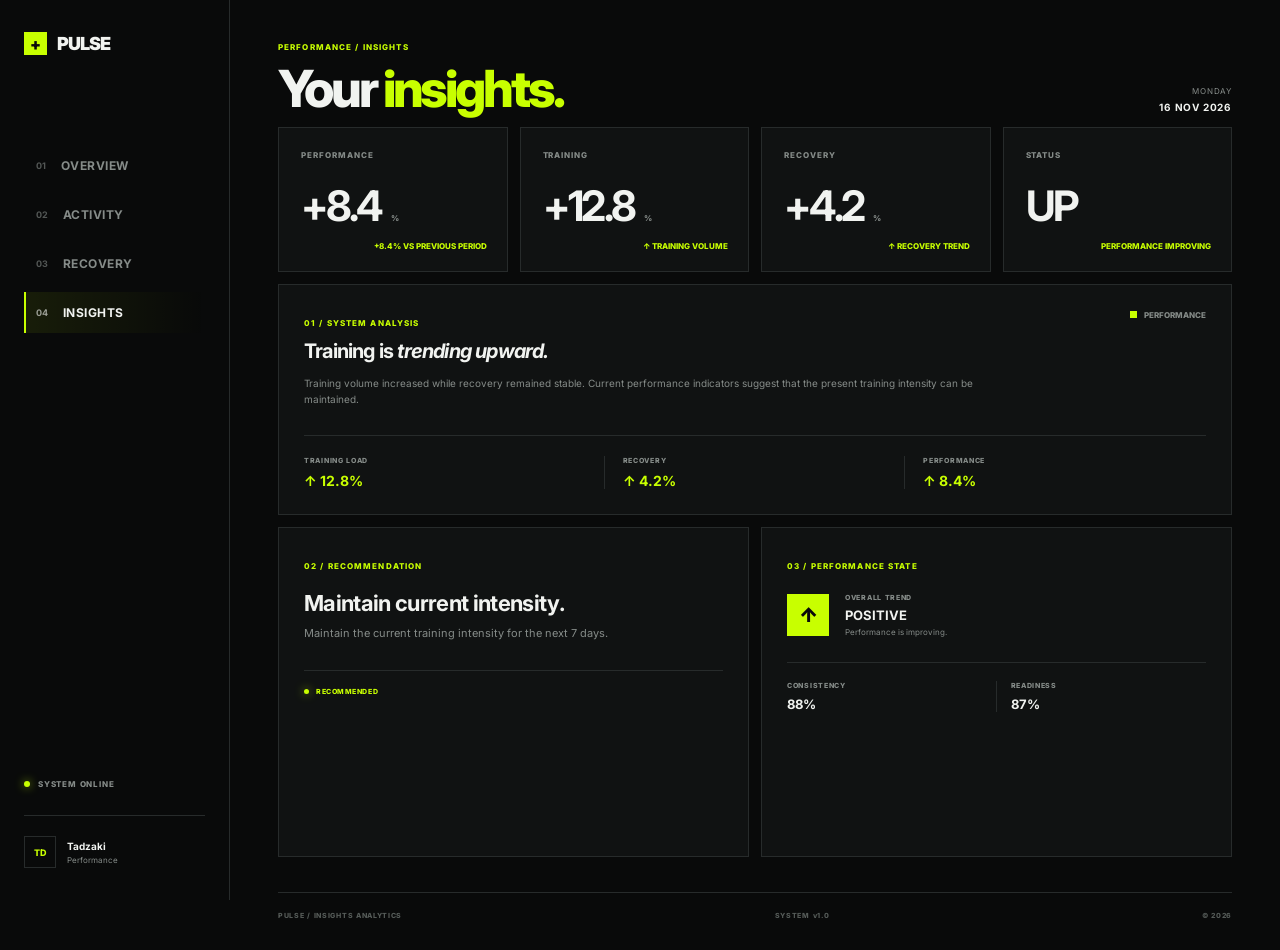
<file: insights.html>
<!DOCTYPE html>
<html lang="en">

<head>

    <meta charset="UTF-8">
    <meta name="viewport" content="width=device-width, initial-scale=1.0">

    <title>PULSE — Insights</title>

    <link rel="preconnect" href="https://fonts.googleapis.com">
    <link rel="preconnect" href="https://fonts.gstatic.com" crossorigin>

    <link
        href="https://fonts.googleapis.com/css2?family=Inter:wght@400;500;600;700;800;900&display=swap"
        rel="stylesheet"
    >

    <link rel="stylesheet" href="style.css">

</head>


<body>

<div class="app">


    <!-- SIDEBAR -->

    <aside class="sidebar">

        <div class="brand">

            <span class="brand-mark">+</span>

            <span>PULSE</span>

        </div>


        <nav class="navigation">

            <a href="index.html" class="nav-item">

                <span>01</span>
                Overview

            </a>


            <a href="activity.html" class="nav-item">

                <span>02</span>
                Activity

            </a>


            <a href="recovery.html" class="nav-item">

                <span>03</span>
                Recovery

            </a>


            <a href="insights.html" class="nav-item active">

                <span>04</span>
                Insights

            </a>

        </nav>


        <div class="sidebar-bottom">

            <div class="status">

                <span class="status-dot"></span>

                SYSTEM ONLINE

            </div>


            <div class="user">

                <div class="avatar">
                    TD
                </div>

                <div>

                    <strong>Tadzaki</strong>

                    <span>
                        Performance
                    </span>

                </div>

            </div>

        </div>

    </aside>



    <!-- MAIN -->

    <main class="main">


        <!-- HEADER -->

        <header class="topbar">

            <div>

                <p class="eyebrow">
                    PERFORMANCE / INSIGHTS
                </p>

                <h1>
                    Your
                    <em>insights.</em>
                </h1>

            </div>


            <div class="date">

                <span>
                    MONDAY
                </span>

                <strong>
                    16 NOV 2026
                </strong>

            </div>

        </header>



        <!-- INSIGHT STATS -->

        <section class="stats">


            <article class="stat-card">

                <span class="stat-label">
                    PERFORMANCE
                </span>

                <strong id="insightPerformance">
                    +8.4
                </strong>

                <span class="stat-unit">
                    %
                </span>

                <span class="stat-change positive">
                    +8.4% VS PREVIOUS PERIOD
                </span>

            </article>



            <article class="stat-card">

                <span class="stat-label">
                    TRAINING
                </span>

                <strong id="insightTraining">
                    +12.8
                </strong>

                <span class="stat-unit">
                    %
                </span>

                <span class="stat-change positive">
                    ↑ TRAINING VOLUME
                </span>

            </article>



            <article class="stat-card">

                <span class="stat-label">
                    RECOVERY
                </span>

                <strong id="insightRecovery">
                    +4.2
                </strong>

                <span class="stat-unit">
                    %
                </span>

                <span class="stat-change positive">
                    ↑ RECOVERY TREND
                </span>

            </article>



            <article class="stat-card">

                <span class="stat-label">
                    STATUS
                </span>

                <strong id="insightStatus">
                    UP
                </strong>

                <span class="stat-change positive">
                    PERFORMANCE IMPROVING
                </span>

            </article>


        </section>



        <!-- SYSTEM ANALYSIS -->

        <section class="panel performance-panel">

            <div class="panel-header">

                <div>

                    <span class="section-number">
                        01 / SYSTEM ANALYSIS
                    </span>

                    <h2>
                        Training is
                        <em>trending upward.</em>
                    </h2>

                </div>


                <span class="chart-legend">
                    <i></i>
                    PERFORMANCE
                </span>

            </div>


            <p class="insights-description">
                Training volume increased while recovery remained stable.
                Current performance indicators suggest that the present
                training intensity can be maintained.
            </p>


            <div class="insights-metrics">

                <div>

                    <span>
                        TRAINING LOAD
                    </span>

                    <strong>
                        ↑ 12.8%
                    </strong>

                </div>


                <div>

                    <span>
                        RECOVERY
                    </span>

                    <strong>
                        ↑ 4.2%
                    </strong>

                </div>


                <div>

                    <span>
                        PERFORMANCE
                    </span>

                    <strong>
                        ↑ 8.4%
                    </strong>

                </div>

            </div>

        </section>



        <!-- LOWER GRID -->

        <section class="dashboard-grid">


            <!-- RECOMMENDATION -->

            <div class="panel activity-panel">

                <span class="section-number">
                    02 / RECOMMENDATION
                </span>


                <h2 class="insights-panel-title">
                    Maintain current intensity.
                </h2>


                <p class="insights-panel-text">
                    Maintain the current training intensity for the next
                    7 days and continue monitoring recovery.
                </p>


                <div class="insights-status">

                    <span class="status-dot"></span>

                    RECOMMENDED

                </div>

            </div>



            <!-- PERFORMANCE STATE -->

            <div class="panel recovery-panel">

                <span class="section-number">
                    03 / PERFORMANCE STATE
                </span>


                <div class="performance-state">

                    <div class="state-icon">
                        ↑
                    </div>


                    <div>

                        <span>
                            OVERALL TREND
                        </span>

                        <strong>
                            POSITIVE
                        </strong>

                        <p>
                            Performance is improving.
                        </p>

                    </div>

                </div>


                <div class="state-metrics">

                    <div>

                        <span>
                            CONSISTENCY
                        </span>

                        <strong>
                            88%
                        </strong>

                    </div>


                    <div>

                        <span>
                            READINESS
                        </span>

                        <strong>
                            87%
                        </strong>

                    </div>

                </div>

            </div>


        </section>



        <!-- FOOTER -->

        <footer class="footer">

            <span>
                PULSE / INSIGHTS ANALYTICS
            </span>

            <span>
                SYSTEM v1.0
            </span>

            <span>
                © 2026
            </span>

        </footer>


    </main>

</div>



<script src="data.js"></script>
<script src="insights.js"></script>

</body>

</html>
</file>
<file: style.css>
:root {
    --bg: #090a0a;
    --panel: #101212;
    --panel-hover: #151818;
    --line: #272b2b;
    --text: #f1f3f0;
    --muted: #858b88;
    --lime: #c8ff00;
    --lime-soft: rgba(200, 255, 0, 0.12);
    --danger: #ff5c5c;
}

* {
    box-sizing: border-box;
    margin: 0;
    padding: 0;
}

html {
    scroll-behavior: smooth;
}

body {
    background: var(--bg);
    color: var(--text);
    font-family: "Inter", sans-serif;
    min-height: 100vh;
}

button,
a {
    font-family: inherit;
}

button {
    cursor: pointer;
}

a {
    color: inherit;
    text-decoration: none;
}

.app {
    display: flex;
    min-height: 100vh;
}


/* ================================
   SIDEBAR
================================ */

.sidebar {
    width: 230px;
    min-height: 100vh;
    border-right: 1px solid var(--line);
    padding: 32px 24px;
    display: flex;
    flex-direction: column;
    position: sticky;
    top: 0;
    height: 100vh;
}

.brand {
    display: flex;
    align-items: center;
    gap: 10px;
    font-size: 18px;
    font-weight: 900;
    letter-spacing: -0.05em;
}

.brand-mark {
    width: 23px;
    height: 23px;
    display: grid;
    place-items: center;
    background: var(--lime);
    color: #090a0a;
    font-size: 16px;
    font-weight: 900;
}

.navigation {
    margin-top: 90px;
    display: flex;
    flex-direction: column;
    gap: 8px;
}

.nav-item {
    display: flex;
    align-items: center;
    gap: 14px;
    padding: 13px 10px;
    color: var(--muted);
    font-size: 12px;
    font-weight: 700;
    letter-spacing: 0.04em;
    text-transform: uppercase;
    border-left: 2px solid transparent;
    transition: 0.2s ease;
}

.nav-item span {
    font-size: 9px;
    opacity: 0.6;
}

.nav-item:hover {
    color: var(--text);
}

.nav-item.active {
    color: var(--text);
    border-left-color: var(--lime);
    background: linear-gradient(
        90deg,
        rgba(200, 255, 0, 0.08),
        transparent
    );
}

.sidebar-bottom {
    margin-top: auto;
}

.status {
    display: flex;
    align-items: center;
    gap: 8px;
    color: var(--muted);
    font-size: 8px;
    font-weight: 800;
    letter-spacing: 0.1em;
    margin-bottom: 26px;
}

.status-dot {
    width: 6px;
    height: 6px;
    border-radius: 50%;
    background: var(--lime);
    box-shadow: 0 0 10px rgba(200, 255, 0, 0.7);
}

.user {
    border-top: 1px solid var(--line);
    padding-top: 20px;
    display: flex;
    align-items: center;
    gap: 11px;
}

.avatar {
    width: 32px;
    height: 32px;
    border: 1px solid var(--line);
    display: grid;
    place-items: center;
    font-size: 9px;
    font-weight: 800;
    color: var(--lime);
}

.user strong {
    display: block;
    font-size: 10px;
}

.user span {
    display: block;
    margin-top: 3px;
    font-size: 8px;
    color: var(--muted);
}


/* ================================
   MAIN
================================ */

.main {
    flex: 1;
    min-width: 0;
    padding: 42px 48px 30px;
}

.topbar {
    display: flex;
    justify-content: space-between;
    align-items: flex-end;
    gap: 30px;
}

.eyebrow,
.section-number {
    color: var(--lime);
    font-size: 8px;
    font-weight: 800;
    letter-spacing: 0.14em;
}

.topbar h1 {
    margin-top: 12px;
    font-size: clamp(30px, 4vw, 54px);
    line-height: 0.95;
    letter-spacing: -0.06em;
    font-weight: 800;
}

.topbar h1 em {
    color: var(--lime);
    font-style: normal;
}

.date {
    text-align: right;
    display: flex;
    flex-direction: column;
    gap: 5px;
    font-size: 8px;
    letter-spacing: 0.1em;
    color: var(--muted);
}

.date strong {
    color: var(--text);
    font-size: 10px;
}


/* ================================
   CONTROLS
================================ */

.controls {
    margin-top: 40px;
    padding-bottom: 16px;
    border-bottom: 1px solid var(--line);
    display: flex;
    justify-content: space-between;
    align-items: center;
}

.period-switch {
    display: flex;
    border: 1px solid var(--line);
}

.period {
    border: 0;
    border-right: 1px solid var(--line);
    background: transparent;
    color: var(--muted);
    padding: 9px 17px;
    font-size: 9px;
    font-weight: 800;
}

.period:last-child {
    border-right: 0;
}

.period:hover {
    color: var(--text);
}

.period.active {
    background: var(--lime);
    color: #090a0a;
}

.sync {
    color: var(--muted);
    font-size: 8px;
    letter-spacing: 0.08em;
}

.sync strong {
    color: var(--text);
    margin-left: 7px;
}


/* ================================
   STATS
================================ */

.stats {
    display: grid;
    grid-template-columns: repeat(4, 1fr);
    gap: 12px;
    margin-top: 14px;
}

.stat-card {
    position: relative;
    min-height: 145px;
    background: var(--panel);
    border: 1px solid var(--line);
    padding: 22px;
    transition: 0.25s ease;
}

.stat-card:hover {
    background: var(--panel-hover);
    border-color: #363b3b;
    transform: translateY(-2px);
}

.stat-label {
    display: block;
    color: var(--muted);
    font-size: 8px;
    font-weight: 800;
    letter-spacing: 0.12em;
}

.stat-card strong {
    display: inline-block;
    margin-top: 25px;
    font-size: 42px;
    line-height: 1;
    letter-spacing: -0.06em;
}

.stat-unit {
    margin-left: 5px;
    color: var(--muted);
    font-size: 8px;
    font-weight: 800;
}

.stat-change {
    position: absolute;
    right: 20px;
    bottom: 20px;
    font-size: 8px;
    font-weight: 800;
}

.positive {
    color: var(--lime);
}

.neutral {
    color: var(--muted);
}


/* ================================
   PANELS
================================ */

.panel {
    background: var(--panel);
    border: 1px solid var(--line);
}

.performance-panel {
    margin-top: 12px;
    padding: 25px;
}

.panel-header {
    display: flex;
    justify-content: space-between;
    align-items: flex-start;
    gap: 20px;
}

.panel-header h2 {
    margin-top: 9px;
    font-size: 20px;
    letter-spacing: -0.04em;
}

.chart-legend {
    color: var(--muted);
    font-size: 8px;
    font-weight: 800;
}

.chart-legend i {
    display: inline-block;
    width: 7px;
    height: 7px;
    background: var(--lime);
    margin-right: 5px;
}

.chart-container {
    height: 310px;
    margin-top: 20px;
}


/* ================================
   LOWER GRID
================================ */

.dashboard-grid {
    display: grid;
    grid-template-columns: 1fr 1fr;
    gap: 12px;
    margin-top: 12px;
}

.activity-panel,
.recovery-panel {
    padding: 25px;
    min-height: 330px;
}


/* ================================
   ACTIVITY
================================ */

.activity-list {
    margin-top: 30px;
}

.activity-row {
    display: grid;
    grid-template-columns: 40px 1fr auto;
    align-items: center;
    gap: 14px;
    padding: 17px 0;
    border-bottom: 1px solid var(--line);
}

.activity-row:last-child {
    border-bottom: 0;
}

.activity-icon {
    width: 34px;
    height: 34px;
    border: 1px solid var(--line);
    display: grid;
    place-items: center;
    font-weight: 800;
    color: var(--lime);
}

.activity-name strong {
    display: block;
    font-size: 11px;
}

.activity-name span {
    display: block;
    color: var(--muted);
    font-size: 8px;
    margin-top: 4px;
}

.activity-value {
    font-size: 11px;
    font-weight: 800;
}


/* ================================
   RECOVERY
================================ */

.recovery-score {
    color: var(--lime);
    font-size: 25px;
    font-weight: 800;
    letter-spacing: -0.05em;
}

.recovery-bar {
    width: 100%;
    height: 7px;
    background: #202424;
    margin-top: 40px;
    overflow: hidden;
}

.recovery-fill {
    width: 87%;
    height: 100%;
    background: var(--lime);
}

.recovery-metrics {
    display: grid;
    grid-template-columns: repeat(3, 1fr);
    margin-top: 32px;
    border-top: 1px solid var(--line);
}

.recovery-metrics div {
    padding-top: 20px;
    border-right: 1px solid var(--line);
    padding-left: 14px;
}

.recovery-metrics div:first-child {
    padding-left: 0;
}

.recovery-metrics div:last-child {
    border-right: 0;
}

.recovery-metrics span {
    display: block;
    color: var(--muted);
    font-size: 7px;
    font-weight: 800;
    letter-spacing: 0.08em;
}

.recovery-metrics strong {
    display: block;
    margin-top: 8px;
    font-size: 12px;
}


/* ================================
   INSIGHT
================================ */

.insight {
    margin-top: 12px;
    border: 1px solid var(--lime);
    background: var(--lime-soft);
    padding: 28px;
    display: grid;
    grid-template-columns: 50px 1fr auto;
    align-items: center;
    gap: 20px;
}

.insight-mark {
    width: 38px;
    height: 38px;
    background: var(--lime);
    color: #090a0a;
    display: grid;
    place-items: center;
    font-size: 20px;
    font-weight: 900;
}

.insight h2 {
    margin-top: 8px;
    font-size: 21px;
    letter-spacing: -0.04em;
}

.insight h2 em {
    color: var(--lime);
    font-style: normal;
}

.insight p {
    margin-top: 7px;
    max-width: 650px;
    color: #a9ada9;
    font-size: 10px;
    line-height: 1.6;
}

.insight-arrow {
    font-size: 25px;
    color: var(--lime);
}


/* ================================
   FOOTER
================================ */

.footer {
    margin-top: 35px;
    padding-top: 18px;
    border-top: 1px solid var(--line);
    display: flex;
    justify-content: space-between;
    color: #555b58;
    font-size: 7px;
    font-weight: 800;
    letter-spacing: 0.1em;
}


/* ================================
   RESPONSIVE
================================ */

@media (max-width: 1000px) {

    .sidebar {
        width: 190px;
    }

    .main {
        padding: 35px 30px;
    }

    .stats {
        grid-template-columns: repeat(2, 1fr);
    }

    .dashboard-grid {
        grid-template-columns: 1fr;
    }
}


@media (max-width: 700px) {

    .app {
        display: block;
    }

    .sidebar {
        width: 100%;
        min-height: auto;
        height: auto;
        position: relative;
        padding: 20px;
        border-right: 0;
        border-bottom: 1px solid var(--line);
    }

    .navigation {
        margin-top: 25px;
        flex-direction: row;
        overflow-x: auto;
    }

    .nav-item {
        white-space: nowrap;
    }

    .sidebar-bottom {
        display: none;
    }

    .main {
        padding: 28px 18px;
    }

    .topbar {
        align-items: flex-start;
        flex-direction: column;
    }

    .date {
        text-align: left;
    }

    .controls {
        align-items: flex-start;
        flex-direction: column;
        gap: 15px;
    }

    .stats {
        grid-template-columns: 1fr 1fr;
    }

    .stat-card {
        min-height: 125px;
        padding: 17px;
    }

    .stat-card strong {
        font-size: 32px;
    }

    .performance-panel,
    .activity-panel,
    .recovery-panel {
        padding: 18px;
    }

    .chart-container {
        height: 240px;
    }

    .recovery-metrics {
        grid-template-columns: 1fr;
    }

    .recovery-metrics div {
        border-right: 0;
        border-bottom: 1px solid var(--line);
        padding: 15px 0;
    }

    .recovery-metrics div:last-child {
        border-bottom: 0;
    }

    .insight {
        grid-template-columns: 1fr;
    }

    .insight-arrow {
        display: none;
    }

    .footer {
        flex-direction: column;
        gap: 8px;
    }
}

@media (max-width: 480px) {

    .stats {
        grid-template-columns: 1fr;
    }

    .topbar h1 {
        font-size: 36px;
    }

    .period {
        padding: 9px 13px;
    }
}

/* ================================
   NAVIGATION POLISH
================================ */

.dashboard-section-highlight {
    animation: sectionHighlight 0.8s ease;
}

@keyframes sectionHighlight {
    0% {
        box-shadow: 0 0 0 0 rgba(200, 255, 0, 0);
    }

    35% {
        box-shadow: 0 0 0 1px rgba(200, 255, 0, 0.45);
    }

    100% {
        box-shadow: 0 0 0 0 rgba(200, 255, 0, 0);
    }
}

/* ================================
   ACTIVITY PAGE POLISH
================================ */

/* Activity period buttons */
.activity-period {
    appearance: none;
    border: 0;
    border-right: 1px solid var(--line);
    background: transparent;
    color: var(--muted);
    padding: 9px 17px;
    font-family: "Inter", sans-serif;
    font-size: 9px;
    font-weight: 800;
    letter-spacing: 0.08em;
    cursor: pointer;
    transition: 0.2s ease;
}

.activity-period:last-child {
    border-right: 0;
}

.activity-period:hover {
    color: var(--text);
}

.activity-period.active {
    background: var(--lime);
    color: #090a0a;
}


/* Activity lower panels */
.dashboard-grid > .panel {
    padding: 25px;
}


/* Summary metrics */
.dashboard-grid .recovery-metrics {
    margin-top: 32px;
}


/* Status insight */
.dashboard-grid .insight {
    margin-top: 12px;
}

/* ================================
   INSIGHTS PAGE
================================ */

.stats-grid {
    display: grid;
    grid-template-columns: repeat(4, 1fr);
    gap: 12px;
    margin-top: 16px;
}

.stats-grid .stat-card {
    min-height: 130px;
    padding: 22px;
    background: var(--panel);
    border: 1px solid var(--line);
    display: flex;
    flex-direction: column;
    justify-content: space-between;
}

.stats-grid .stat-label {
    color: var(--muted);
    font-size: 8px;
    font-weight: 800;
    letter-spacing: 0.12em;
}

.stats-grid .stat-value {
    color: var(--text);
    font-size: 34px;
    line-height: 1;
    font-weight: 800;
    letter-spacing: -0.05em;
}

.stats-grid .stat-value span {
    font-size: 11px;
    color: var(--muted);
    margin-left: 3px;
    letter-spacing: 0;
}

.stats-grid .stat-change {
    color: var(--lime);
    font-size: 7px;
    font-weight: 800;
    letter-spacing: 0.06em;
}

.insight-panel {
    margin-top: 12px;
    padding: 28px;
    background: var(--panel);
    border: 1px solid var(--line);
}

.insight-panel h2 {
    margin-top: 18px;
    font-size: 25px;
    line-height: 1.1;
    letter-spacing: -0.03em;
}

.insight-panel > p {
    max-width: 700px;
    margin-top: 10px;
    color: var(--muted);
    font-size: 12px;
    line-height: 1.6;
}

.analysis-grid {
    display: grid;
    grid-template-columns: repeat(3, 1fr);
    margin-top: 28px;
    padding-top: 20px;
    border-top: 1px solid var(--line);
}

.analysis-grid > div {
    border-right: 1px solid var(--line);
    padding-left: 18px;
}

.analysis-grid > div:first-child {
    padding-left: 0;
}

.analysis-grid > div:last-child {
    border-right: 0;
}

.analysis-grid span,
.state-metrics span {
    display: block;
    color: var(--muted);
    font-size: 7px;
    font-weight: 800;
    letter-spacing: 0.1em;
}

.analysis-grid strong {
    display: block;
    margin-top: 8px;
    color: var(--lime);
    font-size: 16px;
    font-weight: 800;
}

.dashboard-grid .panel h2 {
    margin-top: 18px;
    font-size: 22px;
    line-height: 1.1;
}

.dashboard-grid .panel > p {
    margin-top: 10px;
    max-width: 560px;
    color: var(--muted);
    font-size: 11px;
    line-height: 1.6;
}

.recommendation-status {
    display: flex;
    align-items: center;
    gap: 8px;
    margin-top: 28px;
    padding-top: 16px;
    border-top: 1px solid var(--line);
    color: var(--lime);
    font-size: 7px;
    font-weight: 800;
    letter-spacing: 0.1em;
}

.recommendation-status .status-dot {
    width: 5px;
    height: 5px;
    background: var(--lime);
    display: block;
}

.performance-state {
    display: flex;
    align-items: center;
    gap: 18px;
    margin-top: 20px;
}

.state-mark {
    width: 48px;
    height: 48px;
    display: flex;
    align-items: center;
    justify-content: center;
    background: var(--lime);
    color: #090a0a;
    font-size: 22px;
    font-weight: 900;
}

.performance-state span {
    display: block;
    color: var(--muted);
    font-size: 7px;
    font-weight: 800;
    letter-spacing: 0.1em;
}

.performance-state strong {
    display: block;
    margin-top: 5px;
    font-size: 15px;
}

.performance-state p {
    margin-top: 4px;
    color: var(--muted);
    font-size: 10px;
}

.state-metrics {
    display: grid;
    grid-template-columns: 1fr 1fr;
    margin-top: 28px;
    padding-top: 18px;
    border-top: 1px solid var(--line);
}

.state-metrics > div {
    border-right: 1px solid var(--line);
    padding-left: 14px;
}

.state-metrics > div:first-child {
    padding-left: 0;
}

.state-metrics > div:last-child {
    border-right: 0;
}

.state-metrics strong {
    display: block;
    margin-top: 7px;
    font-size: 15px;
}


/* MOBILE */

@media (max-width: 900px) {

    .stats-grid {
        grid-template-columns: repeat(2, 1fr);
    }

    .analysis-grid {
        grid-template-columns: 1fr;
        gap: 18px;
    }

    .analysis-grid > div {
        border-right: 0;
        border-bottom: 1px solid var(--line);
        padding: 0 0 14px 0;
    }

    .analysis-grid > div:last-child {
        border-bottom: 0;
    }

}


@media (max-width: 600px) {

    .stats-grid {
        grid-template-columns: 1fr;
    }

    .insight-panel {
        padding: 20px;
    }

}
/* ================================
   INSIGHTS
================================ */

.insights-description {
    margin-top: 12px;
    max-width: 700px;
    color: var(--muted);
    font-size: 10px;
    line-height: 1.6;
}

.insights-metrics {
    display: grid;
    grid-template-columns: repeat(3, 1fr);
    margin-top: 28px;
    padding-top: 20px;
    border-top: 1px solid var(--line);
}

.insights-metrics > div {
    border-right: 1px solid var(--line);
    padding-left: 18px;
}

.insights-metrics > div:first-child {
    padding-left: 0;
}

.insights-metrics > div:last-child {
    border-right: 0;
}

.insights-metrics span {
    display: block;
    color: var(--muted);
    font-size: 7px;
    font-weight: 800;
    letter-spacing: 0.1em;
}

.insights-metrics strong {
    display: block;
    margin-top: 7px;
    color: var(--lime);
    font-size: 14px;
}

.insights-panel-title {
    margin-top: 18px;
    font-size: 19px;
    letter-spacing: -0.03em;
}

.insights-panel-text {
    margin-top: 10px;
    max-width: 500px;
    color: var(--muted);
    font-size: 9px;
    line-height: 1.6;
}

.insights-status {
    display: flex;
    align-items: center;
    gap: 7px;
    margin-top: 28px;
    padding-top: 16px;
    border-top: 1px solid var(--line);
    color: var(--lime);
    font-size: 7px;
    font-weight: 800;
    letter-spacing: 0.08em;
}

.insights-status .status-dot {
    width: 5px;
    height: 5px;
}

.performance-state {
    display: flex;
    align-items: center;
    gap: 16px;
    margin-top: 20px;
}

.state-icon {
    width: 42px;
    height: 42px;
    display: grid;
    place-items: center;
    background: var(--lime);
    color: #090a0a;
    font-size: 20px;
    font-weight: 900;
}

.performance-state span {
    display: block;
    color: var(--muted);
    font-size: 7px;
    font-weight: 800;
    letter-spacing: 0.1em;
}

.performance-state strong {
    display: block;
    margin-top: 5px;
    font-size: 13px;
}

.performance-state p {
    margin-top: 4px;
    color: var(--muted);
    font-size: 8px;
}

.state-metrics {
    display: grid;
    grid-template-columns: 1fr 1fr;
    margin-top: 25px;
    padding-top: 18px;
    border-top: 1px solid var(--line);
}

.state-metrics > div {
    border-right: 1px solid var(--line);
    padding-left: 14px;
}

.state-metrics > div:first-child {
    padding-left: 0;
}

.state-metrics > div:last-child {
    border-right: 0;
}

.state-metrics span {
    display: block;
    color: var(--muted);
    font-size: 7px;
    font-weight: 800;
    letter-spacing: 0.1em;
}

.state-metrics strong {
    display: block;
    margin-top: 6px;
    font-size: 13px;
}
</file>
